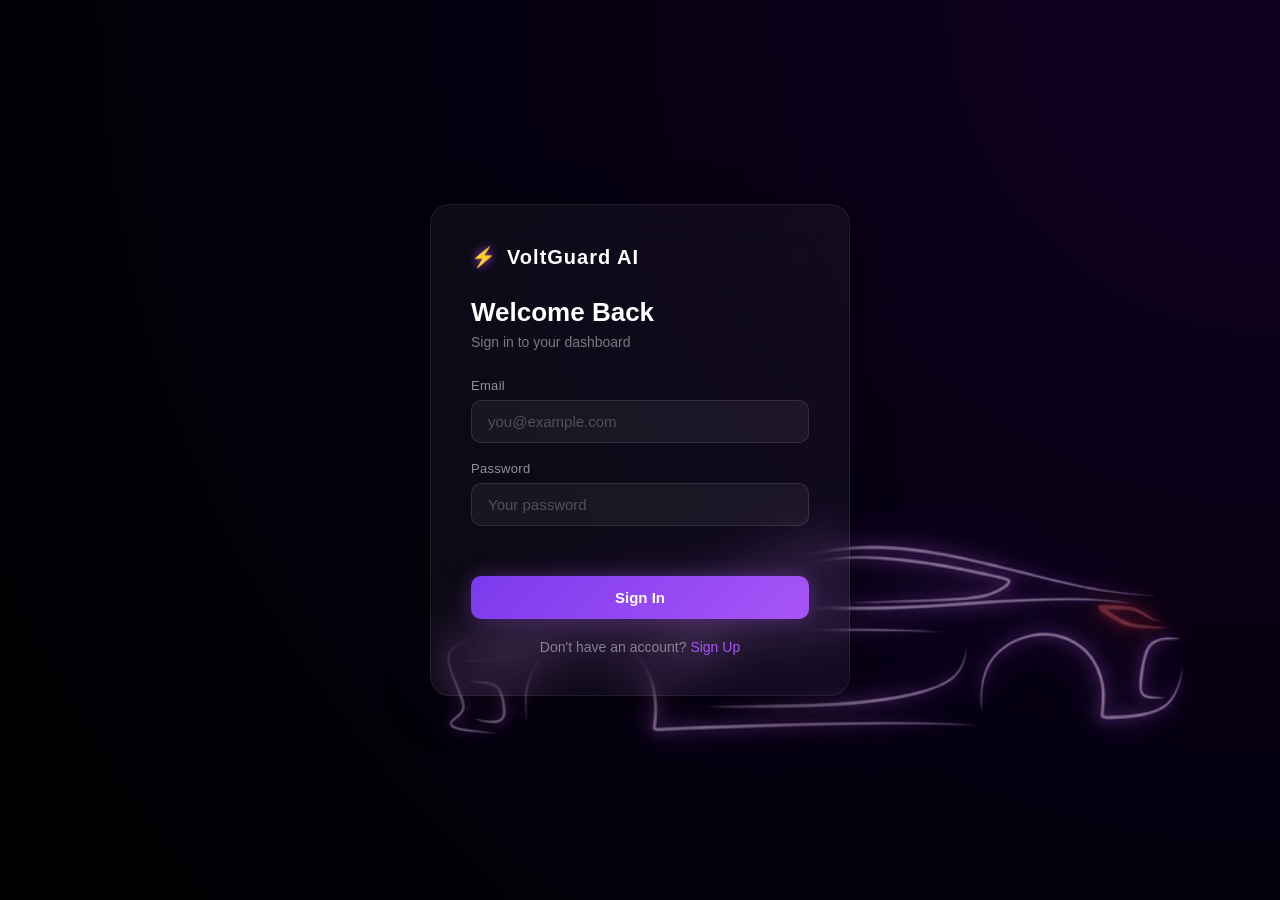
<file: login.html>
<!DOCTYPE html>
<html lang="en">
<head>
    <meta charset="UTF-8">
    <meta name="viewport" content="width=device-width, initial-scale=1.0">
    <title>VoltGuard AI — Login</title>
    <link rel="stylesheet" href="auth.css">
</head>
<body>
    <div class="bg"></div>
    <img class="car-bg" src="car-bg.png" alt="" />

    <div class="auth-container">
        <div class="auth-card glass">
            <div class="brand">
                <span class="logo">⚡</span> VoltGuard AI
            </div>
            <h2>Welcome Back</h2>
            <p class="subtitle">Sign in to your dashboard</p>

            <div class="form-group">
                <label>Email</label>
                <input type="email" id="login-email" placeholder="you@example.com" />
            </div>
            <div class="form-group">
                <label>Password</label>
                <input type="password" id="login-password" placeholder="Your password" />
            </div>

            <div id="login-error" class="error-msg"></div>

            <button class="btn-primary" onclick="handleLogin()">Sign In</button>

            <p class="switch-link">Don't have an account? <a href="signup.html">Sign Up</a></p>
        </div>
    </div>

    <script>
        function handleLogin() {
            const email    = document.getElementById('login-email').value.trim();
            const password = document.getElementById('login-password').value;
            const errEl    = document.getElementById('login-error');

            errEl.innerText = '';

            if (!email || !password) {
                errEl.innerText = 'Please fill in all fields.'; return;
            }

            const users = JSON.parse(localStorage.getItem('voltguard_users') || '[]');
            const user  = users.find(u => u.email === email && u.password === password);

            if (!user) {
                errEl.innerText = 'Invalid email or password.'; return;
            }

            localStorage.setItem('voltguard_session', JSON.stringify({ name: user.name, email: user.email }));
            window.location.href = 'index.html';
        }

        // Enter key support
        document.addEventListener('keydown', e => {
            if (e.key === 'Enter') handleLogin();
        });

        // If already logged in, skip to dashboard
        if (localStorage.getItem('voltguard_session')) {
            window.location.href = 'index.html';
        }
    </script>
</body>
</html>
</file>
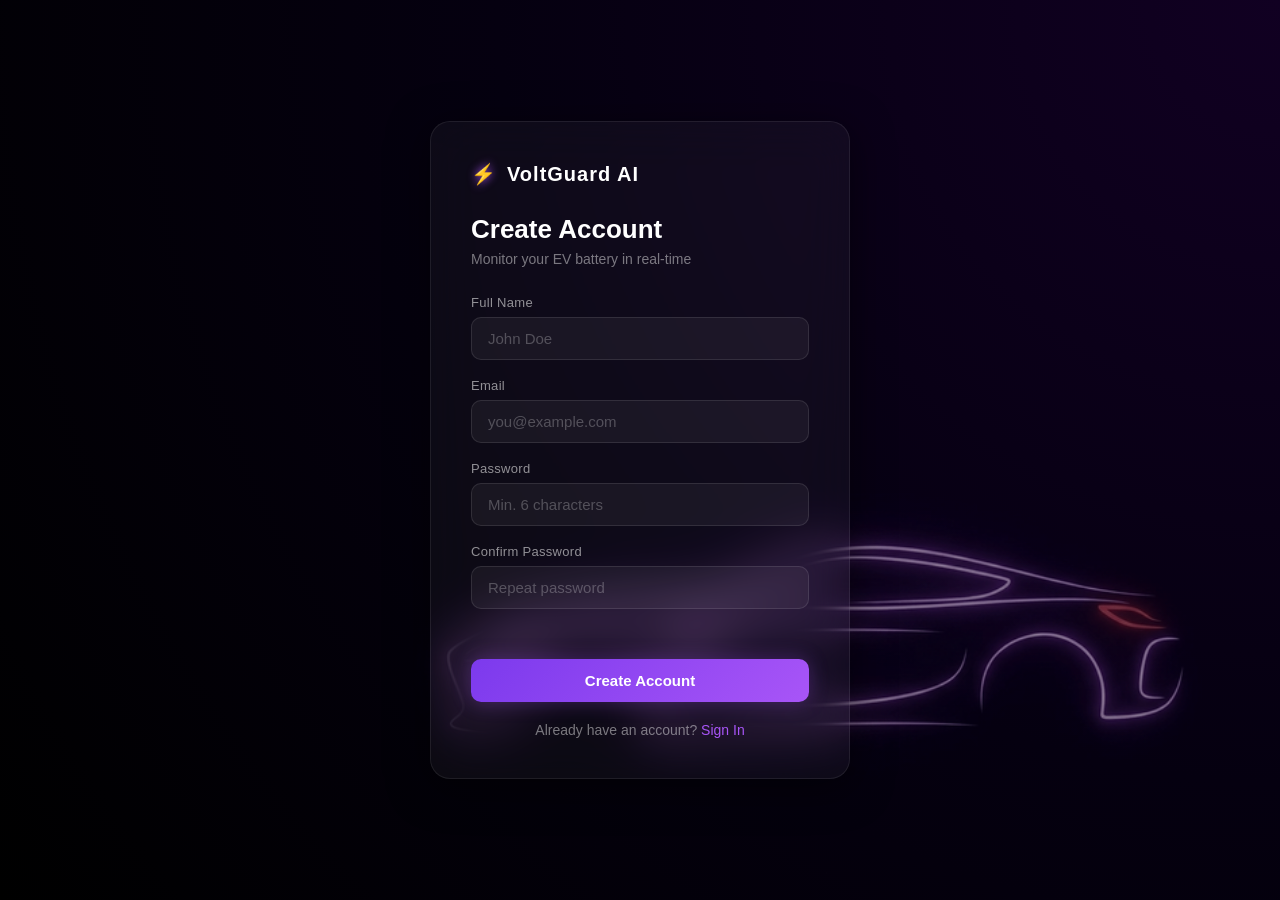
<file: signup.html>
<!DOCTYPE html>
<html lang="en">
<head>
    <meta charset="UTF-8">
    <meta name="viewport" content="width=device-width, initial-scale=1.0">
    <title>VoltGuard AI — Sign Up</title>
    <link rel="stylesheet" href="auth.css">
</head>
<body>
    <div class="bg"></div>
    <img class="car-bg" src="car-bg.png" alt="" />

    <div class="auth-container">
        <div class="auth-card glass">
            <div class="brand">
                <span class="logo">⚡</span> VoltGuard AI
            </div>
            <h2>Create Account</h2>
            <p class="subtitle">Monitor your EV battery in real-time</p>

            <div class="form-group">
                <label>Full Name</label>
                <input type="text" id="signup-name" placeholder="John Doe" />
            </div>
            <div class="form-group">
                <label>Email</label>
                <input type="email" id="signup-email" placeholder="you@example.com" />
            </div>
            <div class="form-group">
                <label>Password</label>
                <input type="password" id="signup-password" placeholder="Min. 6 characters" />
            </div>
            <div class="form-group">
                <label>Confirm Password</label>
                <input type="password" id="signup-confirm" placeholder="Repeat password" />
            </div>

            <div id="signup-error" class="error-msg"></div>

            <button class="btn-primary" onclick="handleSignup()">Create Account</button>

            <p class="switch-link">Already have an account? <a href="login.html">Sign In</a></p>
        </div>
    </div>

    <script>
        function handleSignup() {
            const name     = document.getElementById('signup-name').value.trim();
            const email    = document.getElementById('signup-email').value.trim();
            const password = document.getElementById('signup-password').value;
            const confirm  = document.getElementById('signup-confirm').value;
            const errEl    = document.getElementById('signup-error');

            errEl.innerText = '';

            if (!name || !email || !password || !confirm) {
                errEl.innerText = 'Please fill in all fields.'; return;
            }
            if (password.length < 6) {
                errEl.innerText = 'Password must be at least 6 characters.'; return;
            }
            if (password !== confirm) {
                errEl.innerText = 'Passwords do not match.'; return;
            }

            // Check if email already registered
            const users = JSON.parse(localStorage.getItem('voltguard_users') || '[]');
            if (users.find(u => u.email === email)) {
                errEl.innerText = 'An account with this email already exists.'; return;
            }

            // Save user
            users.push({ name, email, password });
            localStorage.setItem('voltguard_users', JSON.stringify(users));

            // Auto login
            localStorage.setItem('voltguard_session', JSON.stringify({ name, email }));

            window.location.href = 'index.html';
        }

        // If already logged in, skip to dashboard
        if (localStorage.getItem('voltguard_session')) {
            window.location.href = 'index.html';
        }
    </script>
</body>
</html>
</file>
<file: auth.css>
* { box-sizing: border-box; margin: 0; padding: 0; }

body {
    font-family: 'Segoe UI', -apple-system, BlinkMacSystemFont, Roboto, sans-serif;
    color: white;
    min-height: 100vh;
    display: flex;
    align-items: center;
    justify-content: center;
}

.bg {
    position: fixed;
    width: 100%;
    height: 100%;
    background: radial-gradient(circle at top right, #110022, #050010, #000000);
    z-index: -2;
}

.car-bg {
    position: fixed;
    bottom: 0;
    right: 0;
    width: 72%;
    height: auto;
    z-index: 0;
    pointer-events: none;
    mix-blend-mode: screen;
    opacity: 0.75;
}

.auth-container {
    position: relative;
    z-index: 2;
    width: 100%;
    display: flex;
    justify-content: center;
    padding: 20px;
}

.auth-card {
    width: 100%;
    max-width: 420px;
    padding: 40px;
    border-radius: 20px;
}

.glass {
    background: rgba(255, 255, 255, 0.04);
    backdrop-filter: blur(24px);
    -webkit-backdrop-filter: blur(24px);
    border: 1px solid rgba(255, 255, 255, 0.08);
    box-shadow: 0 8px 40px rgba(0, 0, 0, 0.5);
}

.brand {
    font-size: 20px;
    font-weight: 700;
    letter-spacing: 1px;
    margin-bottom: 28px;
    display: flex;
    align-items: center;
    gap: 10px;
}

.logo {
    color: #a855f7;
    text-shadow: 0 0 10px #a855f7;
}

h2 {
    font-size: 26px;
    font-weight: 600;
    margin-bottom: 6px;
}

.subtitle {
    color: rgba(255,255,255,0.45);
    font-size: 14px;
    margin-bottom: 28px;
}

.form-group {
    margin-bottom: 18px;
}

.form-group label {
    display: block;
    font-size: 13px;
    color: rgba(255,255,255,0.55);
    margin-bottom: 7px;
    letter-spacing: 0.3px;
}

.form-group input {
    width: 100%;
    padding: 12px 16px;
    background: rgba(255,255,255,0.05);
    border: 1px solid rgba(255,255,255,0.1);
    border-radius: 10px;
    color: white;
    font-size: 15px;
    outline: none;
    transition: border-color 0.2s, box-shadow 0.2s;
}

.form-group input::placeholder {
    color: rgba(255,255,255,0.25);
}

.form-group input:focus {
    border-color: #a855f7;
    box-shadow: 0 0 0 3px rgba(168,85,247,0.15);
}

.error-msg {
    color: #f87171;
    font-size: 13px;
    min-height: 20px;
    margin-bottom: 12px;
}

.btn-primary {
    width: 100%;
    padding: 13px;
    background: linear-gradient(135deg, #7c3aed, #a855f7);
    border: none;
    border-radius: 10px;
    color: white;
    font-size: 15px;
    font-weight: 600;
    cursor: pointer;
    transition: opacity 0.2s, transform 0.1s;
    box-shadow: 0 0 20px rgba(168,85,247,0.3);
    margin-bottom: 20px;
}

.btn-primary:hover {
    opacity: 0.9;
    transform: translateY(-1px);
}

.btn-primary:active {
    transform: translateY(0);
}

.switch-link {
    text-align: center;
    font-size: 14px;
    color: rgba(255,255,255,0.45);
}

.switch-link a {
    color: #a855f7;
    text-decoration: none;
    font-weight: 500;
}

.switch-link a:hover {
    text-decoration: underline;
}
</file>
